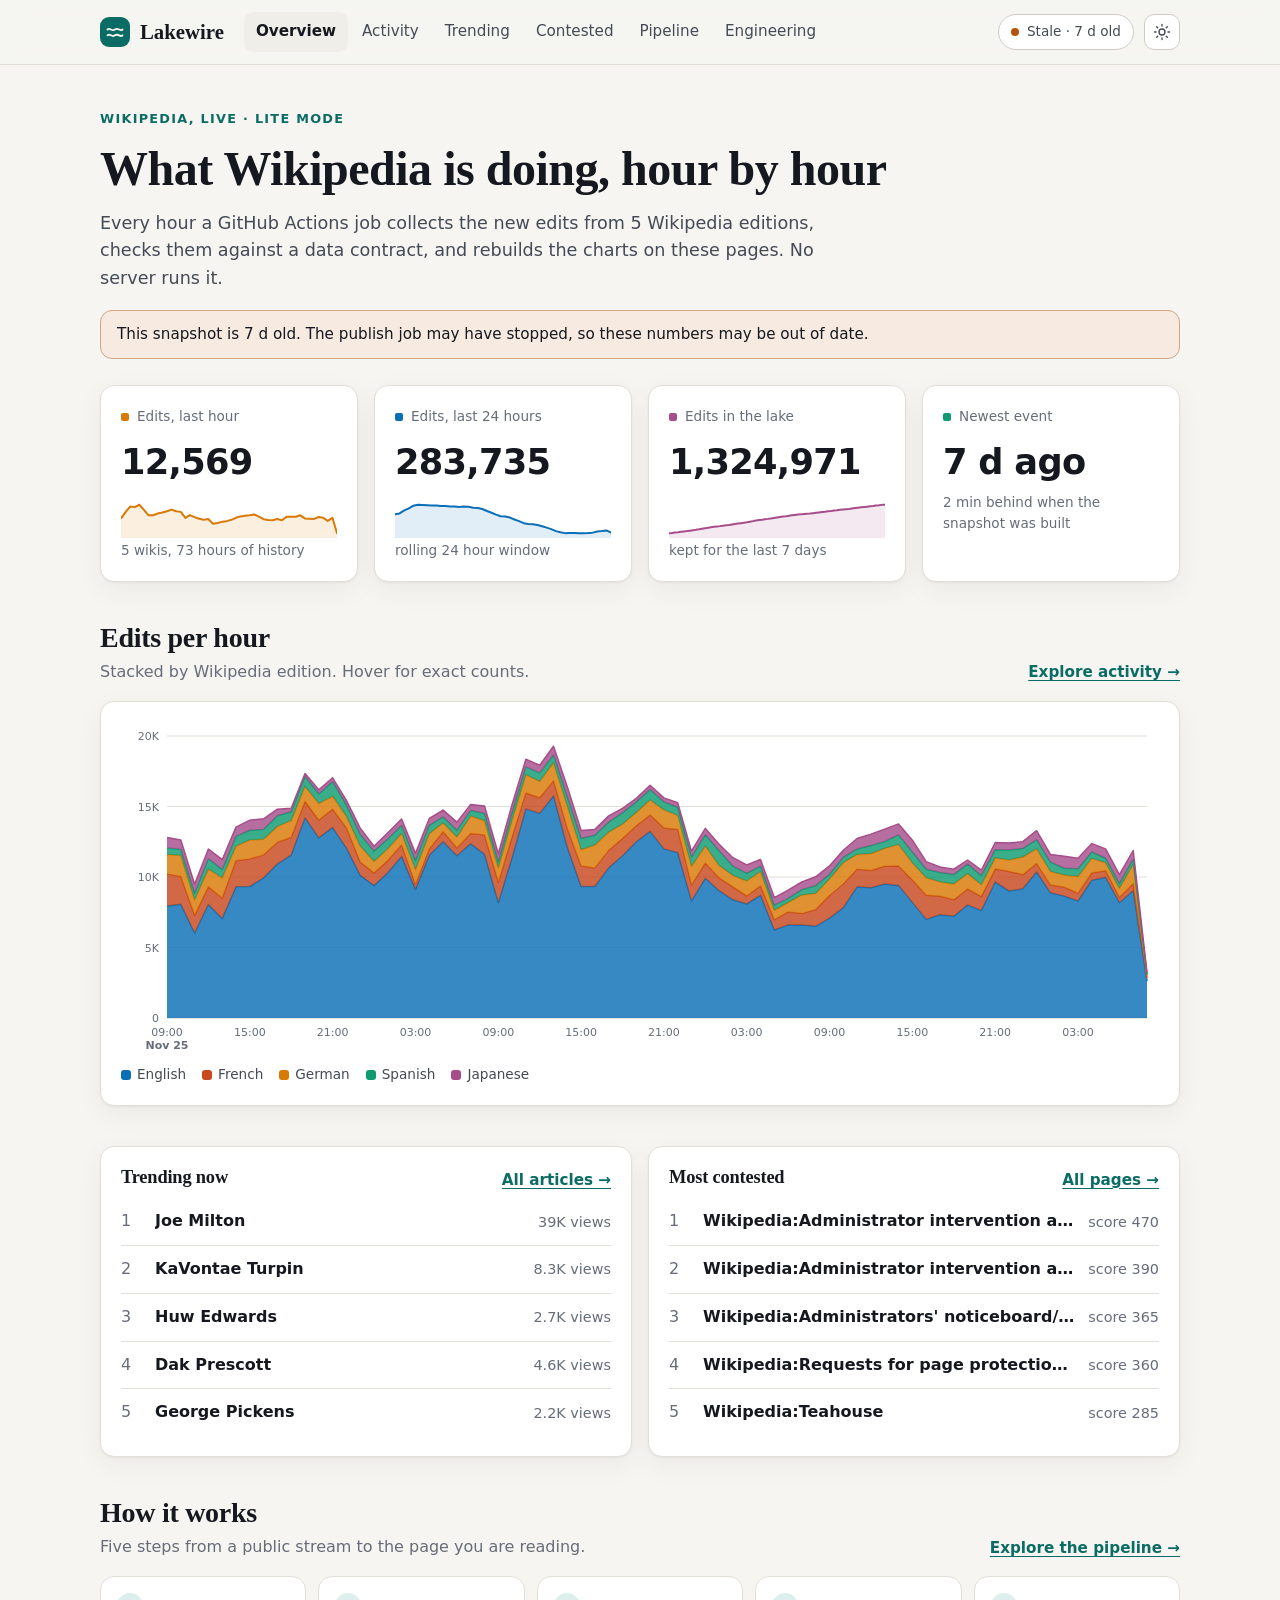
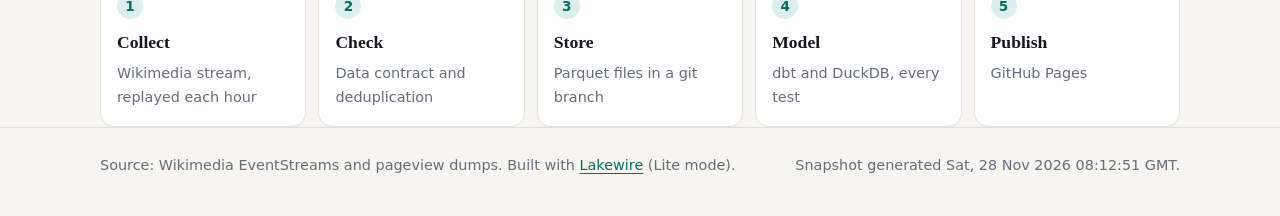
<file: index.html>
<!doctype html>
<html lang="en" data-theme="light">
<head>
<meta charset="utf-8">
<meta name="viewport" content="width=device-width, initial-scale=1">
<title>Overview · Lakewire</title>
<meta name="description" content="A live look at Wikipedia's edit stream, built as a lakehouse that runs without a server.">
<link rel="icon" href="data:image/svg+xml,%3Csvg xmlns='http://www.w3.org/2000/svg' viewBox='0 0 32 32'%3E%3Crect width='32' height='32' rx='8' fill='%230a6c64'/%3E%3Cpath d='M5 13c4-4 7 4 11 0s7 4 11 0M5 20c4-4 7 4 11 0s7 4 11 0' fill='none' stroke='white' stroke-width='2.4' stroke-linecap='round'/%3E%3C/svg%3E">
<script>try{var t=localStorage.getItem('lw-theme');document.documentElement.dataset.theme=t||(matchMedia('(prefers-color-scheme: dark)').matches?'dark':'light')}catch(e){document.documentElement.dataset.theme='light'}</script>
<link rel="stylesheet" href="assets/styles.css">
</head>
<body>
<a class="sr" href="#main">Skip to content</a>
<header class="top">
  <div class="wrap bar">
    <a class="brand" href="index.html"><span class="logo"><svg viewBox="0 0 24 24" aria-hidden="true"><path d="M3 9c3-3 5 3 9 0s6 3 9 0M3 16c3-3 5 3 9 0s6 3 9 0"/></svg></span>Lakewire</a>
    <nav class="nav" aria-label="Pages"><a href="index.html" aria-current="page">Overview</a><a href="activity.html">Activity</a><a href="trending.html">Trending</a><a href="contested.html">Contested</a><a href="pipeline.html">Pipeline</a><a href="engineering.html">Engineering</a></nav>
    <div class="actions">
      <span class="pill" id="status" data-s="load" role="status"><i class="dot"></i><span id="status-t">Loading</span></span>
      <button class="icon-btn" id="theme" type="button" aria-label="Switch between light and dark theme"><svg class="sun" viewBox="0 0 24 24" aria-hidden="true"><circle cx="12" cy="12" r="4"/><path d="M12 2v2M12 20v2M4.9 4.9l1.4 1.4M17.7 17.7l1.4 1.4M2 12h2M20 12h2M4.9 19.1l1.4-1.4M17.7 6.3l1.4-1.4"/></svg><svg class="moon" viewBox="0 0 24 24" aria-hidden="true"><path d="M20 14.5A8.5 8.5 0 0 1 9.5 4 8.5 8.5 0 1 0 20 14.5Z"/></svg></button>
    </div>
  </div>
</header>
<main id="main" class="wrap">
  <div class="page-head">
    <div class="eyebrow">Wikipedia, live · <span data-mode-label>Lite</span> mode</div>
    <h1>What Wikipedia is doing, hour by hour</h1>
    <p class="lede" id="hero-lede">Loading the latest snapshot.</p>
  <div class="notice demo" id="n-demo" role="note"><span><b>Demo data.</b> Nothing here is real. These numbers are simulated so you can look around before the first snapshot is published.</span></div>
  <div class="notice warn" id="n-stale" role="alert"><span id="n-stale-t"></span></div>
  </div>
  <div class="grid cols-4">
    <div class="card kpi"><div class="label"><i style="--c:var(--w2)"></i>Edits, last hour</div><div class="value" id="k-hour"><span class="skel"></span></div><div class="spark" id="sp-hour"></div><div class="foot" id="f-hour"></div></div>
    <div class="card kpi"><div class="label"><i style="--c:var(--w1)"></i>Edits, last 24 hours</div><div class="value" id="k-day"><span class="skel"></span></div><div class="spark" id="sp-day"></div><div class="foot" id="f-day"></div></div>
    <div class="card kpi"><div class="label"><i style="--c:var(--w5)"></i>Edits in the lake</div><div class="value" id="k-total"><span class="skel"></span></div><div class="spark" id="sp-total"></div><div class="foot" id="f-total"></div></div>
    <div class="card kpi"><div class="label"><i style="--c:var(--w3)"></i>Newest event</div><div class="value" id="k-latest"><span class="skel"></span></div><div class="foot" id="f-latest"></div></div>
  </div>

  <section class="section">
    <div class="section-head"><div><h2>Edits per hour</h2><p>Stacked by Wikipedia edition. Hover for exact counts.</p></div><a class="more" href="activity.html">Explore activity →</a></div>
    <div class="card reveal">
      <div class="chart" id="chart"></div>
      <div id="legend"></div>
      <div id="collecting"></div>
    </div>
  </section>

  <section class="section">
    <div class="grid cols-2">
      <div class="card reveal"><div class="section-head" style="margin-bottom:6px"><h3>Trending now</h3><a class="more" href="trending.html">All articles →</a></div><ul class="mini" id="mini-trend"></ul></div>
      <div class="card reveal"><div class="section-head" style="margin-bottom:6px"><h3>Most contested</h3><a class="more" href="contested.html">All pages →</a></div><ul class="mini" id="mini-conf"></ul></div>
    </div>
  </section>

  <section class="section">
    <div class="section-head"><div><h2>How it works</h2><p>Five steps from a public stream to the page you are reading.</p></div><a class="more" href="pipeline.html">Explore the pipeline →</a></div>
    <div class="steps reveal" id="steps"></div>
  </section>
</main>
<footer class="site-foot">
  <div class="wrap">
    <span>Source: Wikimedia EventStreams and pageview dumps. Built with <a id="repo-link" href="https://github.com/Mukesh7522/Lakewire">Lakewire</a> (<span data-mode-label>full stack</span> mode).</span>
    <span id="foot-gen"></span>
  </div>
</footer>
<script src="assets/site.js"></script>
<script src="assets/charts.js"></script>
<script src="assets/overview.js"></script>
</body>
</html>
</file>
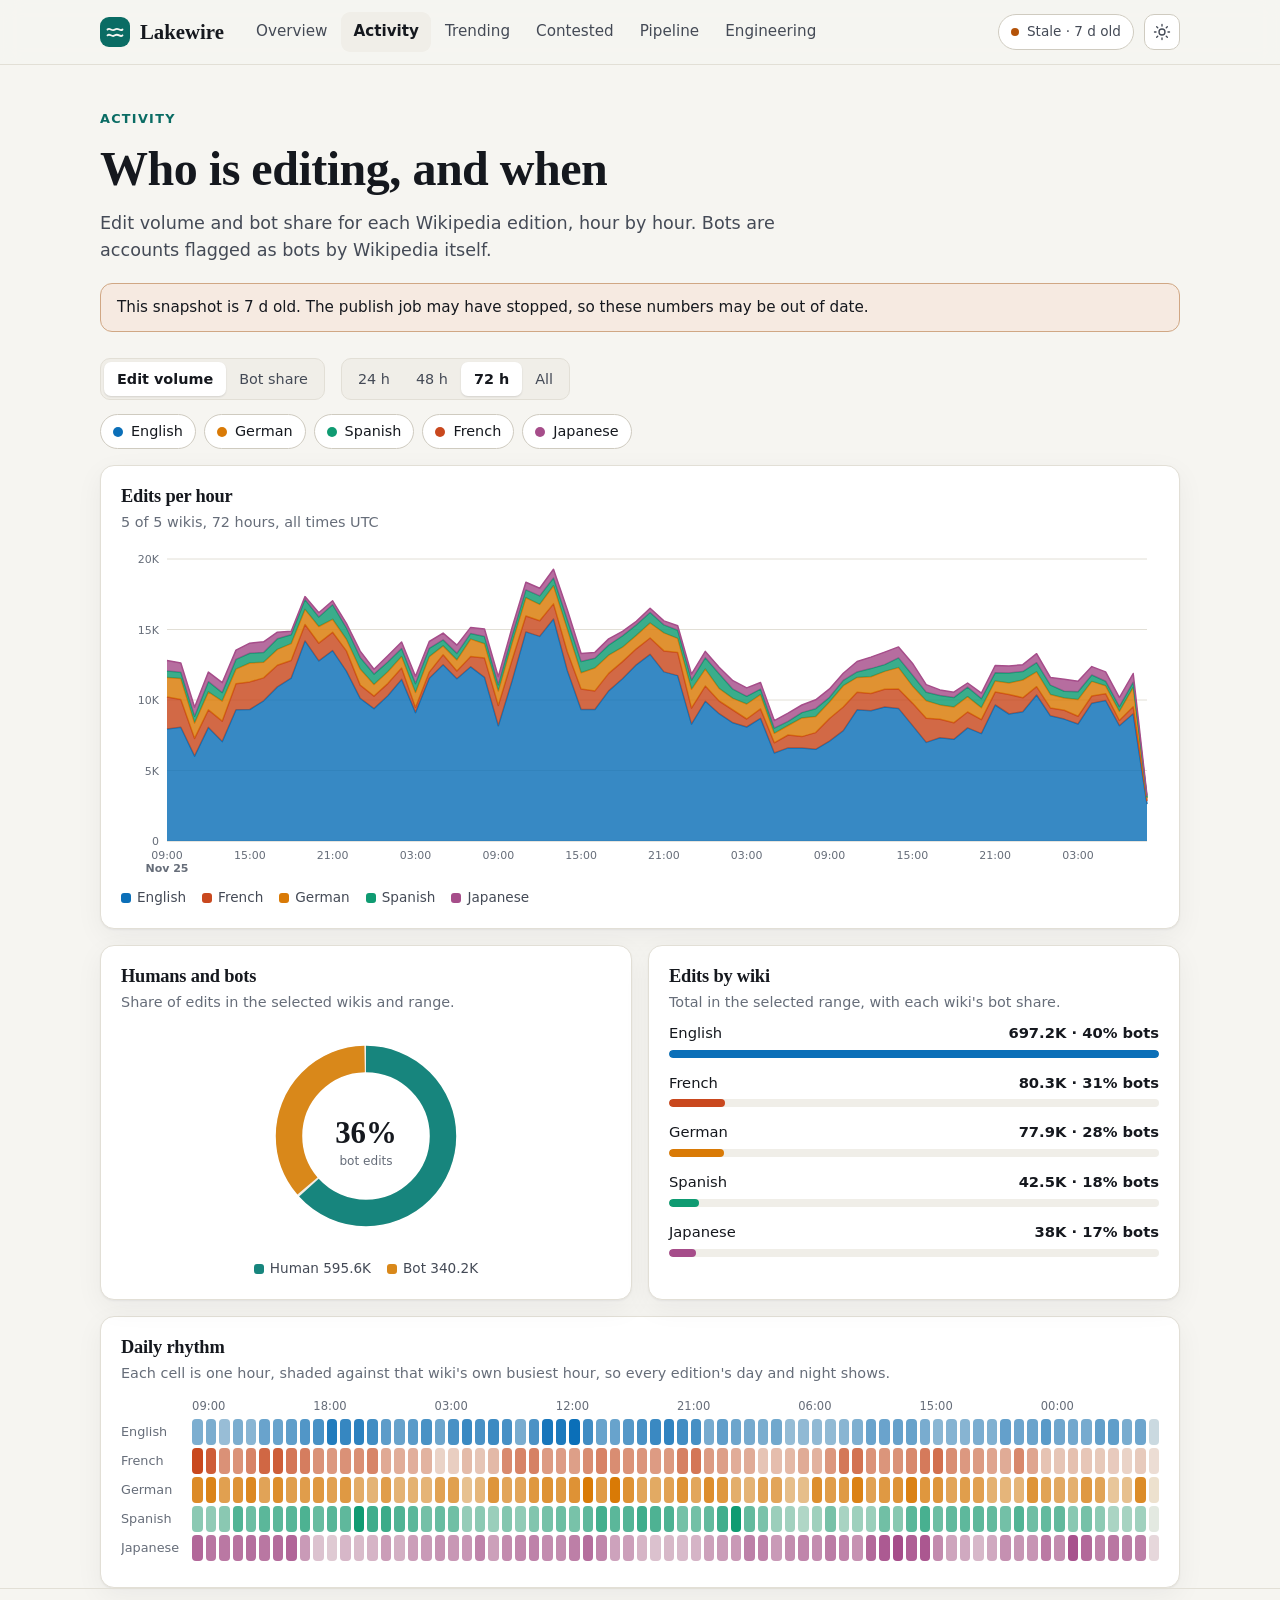
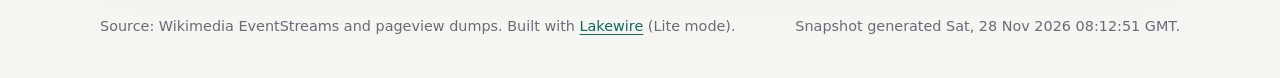
<file: activity.html>
<!doctype html>
<html lang="en" data-theme="light">
<head>
<meta charset="utf-8">
<meta name="viewport" content="width=device-width, initial-scale=1">
<title>Activity · Lakewire</title>
<meta name="description" content="Edit volume, bot share and daily rhythm across Wikipedia editions.">
<link rel="icon" href="data:image/svg+xml,%3Csvg xmlns='http://www.w3.org/2000/svg' viewBox='0 0 32 32'%3E%3Crect width='32' height='32' rx='8' fill='%230a6c64'/%3E%3Cpath d='M5 13c4-4 7 4 11 0s7 4 11 0M5 20c4-4 7 4 11 0s7 4 11 0' fill='none' stroke='white' stroke-width='2.4' stroke-linecap='round'/%3E%3C/svg%3E">
<script>try{var t=localStorage.getItem('lw-theme');document.documentElement.dataset.theme=t||(matchMedia('(prefers-color-scheme: dark)').matches?'dark':'light')}catch(e){document.documentElement.dataset.theme='light'}</script>
<link rel="stylesheet" href="assets/styles.css">
</head>
<body>
<a class="sr" href="#main">Skip to content</a>
<header class="top">
  <div class="wrap bar">
    <a class="brand" href="index.html"><span class="logo"><svg viewBox="0 0 24 24" aria-hidden="true"><path d="M3 9c3-3 5 3 9 0s6 3 9 0M3 16c3-3 5 3 9 0s6 3 9 0"/></svg></span>Lakewire</a>
    <nav class="nav" aria-label="Pages"><a href="index.html">Overview</a><a href="activity.html" aria-current="page">Activity</a><a href="trending.html">Trending</a><a href="contested.html">Contested</a><a href="pipeline.html">Pipeline</a><a href="engineering.html">Engineering</a></nav>
    <div class="actions">
      <span class="pill" id="status" data-s="load" role="status"><i class="dot"></i><span id="status-t">Loading</span></span>
      <button class="icon-btn" id="theme" type="button" aria-label="Switch between light and dark theme"><svg class="sun" viewBox="0 0 24 24" aria-hidden="true"><circle cx="12" cy="12" r="4"/><path d="M12 2v2M12 20v2M4.9 4.9l1.4 1.4M17.7 17.7l1.4 1.4M2 12h2M20 12h2M4.9 19.1l1.4-1.4M17.7 6.3l1.4-1.4"/></svg><svg class="moon" viewBox="0 0 24 24" aria-hidden="true"><path d="M20 14.5A8.5 8.5 0 0 1 9.5 4 8.5 8.5 0 1 0 20 14.5Z"/></svg></button>
    </div>
  </div>
</header>
<main id="main" class="wrap">
  <div class="page-head">
    <div class="eyebrow">Activity</div>
    <h1>Who is editing, and when</h1>
    <p class="lede">Edit volume and bot share for each Wikipedia edition, hour by hour. Bots are accounts flagged as bots by Wikipedia itself.</p>
  <div class="notice demo" id="n-demo" role="note"><span><b>Demo data.</b> Nothing here is real. These numbers are simulated so you can look around before the first snapshot is published.</span></div>
  <div class="notice warn" id="n-stale" role="alert"><span id="n-stale-t"></span></div>
  </div>
  <div class="controls">
    <div class="seg" id="seg-metric" role="group" aria-label="Metric"><button type="button" data-m="volume" aria-pressed="true">Edit volume</button><button type="button" data-m="share" aria-pressed="false">Bot share</button></div>
    <div class="seg" id="seg-range" role="group" aria-label="Time range"><button type="button" data-r="24" aria-pressed="false">24 h</button><button type="button" data-r="48" aria-pressed="false">48 h</button><button type="button" data-r="72" aria-pressed="true">72 h</button><button type="button" data-r="0" aria-pressed="false">All</button></div>
  </div>
  <div class="chips" id="chips" role="group" aria-label="Wikis to show" style="margin-bottom:16px"></div>

  <div class="card reveal">
    <h3 id="chart-title">Edits per hour</h3><p class="sub" id="chart-sub"></p>
    <div class="chart" id="chart" style="margin-top:12px"></div>
    <div id="legend"></div>
    <div id="collecting"></div>
  </div>

  <div class="grid cols-2" style="margin-top:16px">
    <div class="card reveal"><h3>Humans and bots</h3><p class="sub">Share of edits in the selected wikis and range.</p><div id="donut" style="margin-top:12px"></div><div class="legend center" id="split"></div></div>
    <div class="card reveal"><h3>Edits by wiki</h3><p class="sub">Total in the selected range, with each wiki's bot share.</p><div id="wikibars"></div></div>
  </div>

  <div class="card reveal" style="margin-top:16px">
    <h3>Daily rhythm</h3><p class="sub">Each cell is one hour, shaded against that wiki's own busiest hour, so every edition's day and night shows.</p>
    <div id="heat" style="margin-top:14px"></div>
  </div>
</main>
<footer class="site-foot">
  <div class="wrap">
    <span>Source: Wikimedia EventStreams and pageview dumps. Built with <a id="repo-link" href="https://github.com/Mukesh7522/Lakewire">Lakewire</a> (<span data-mode-label>full stack</span> mode).</span>
    <span id="foot-gen"></span>
  </div>
</footer>
<script src="assets/site.js"></script>
<script src="assets/charts.js"></script>
<script src="assets/activity.js"></script>
</body>
</html>
</file>
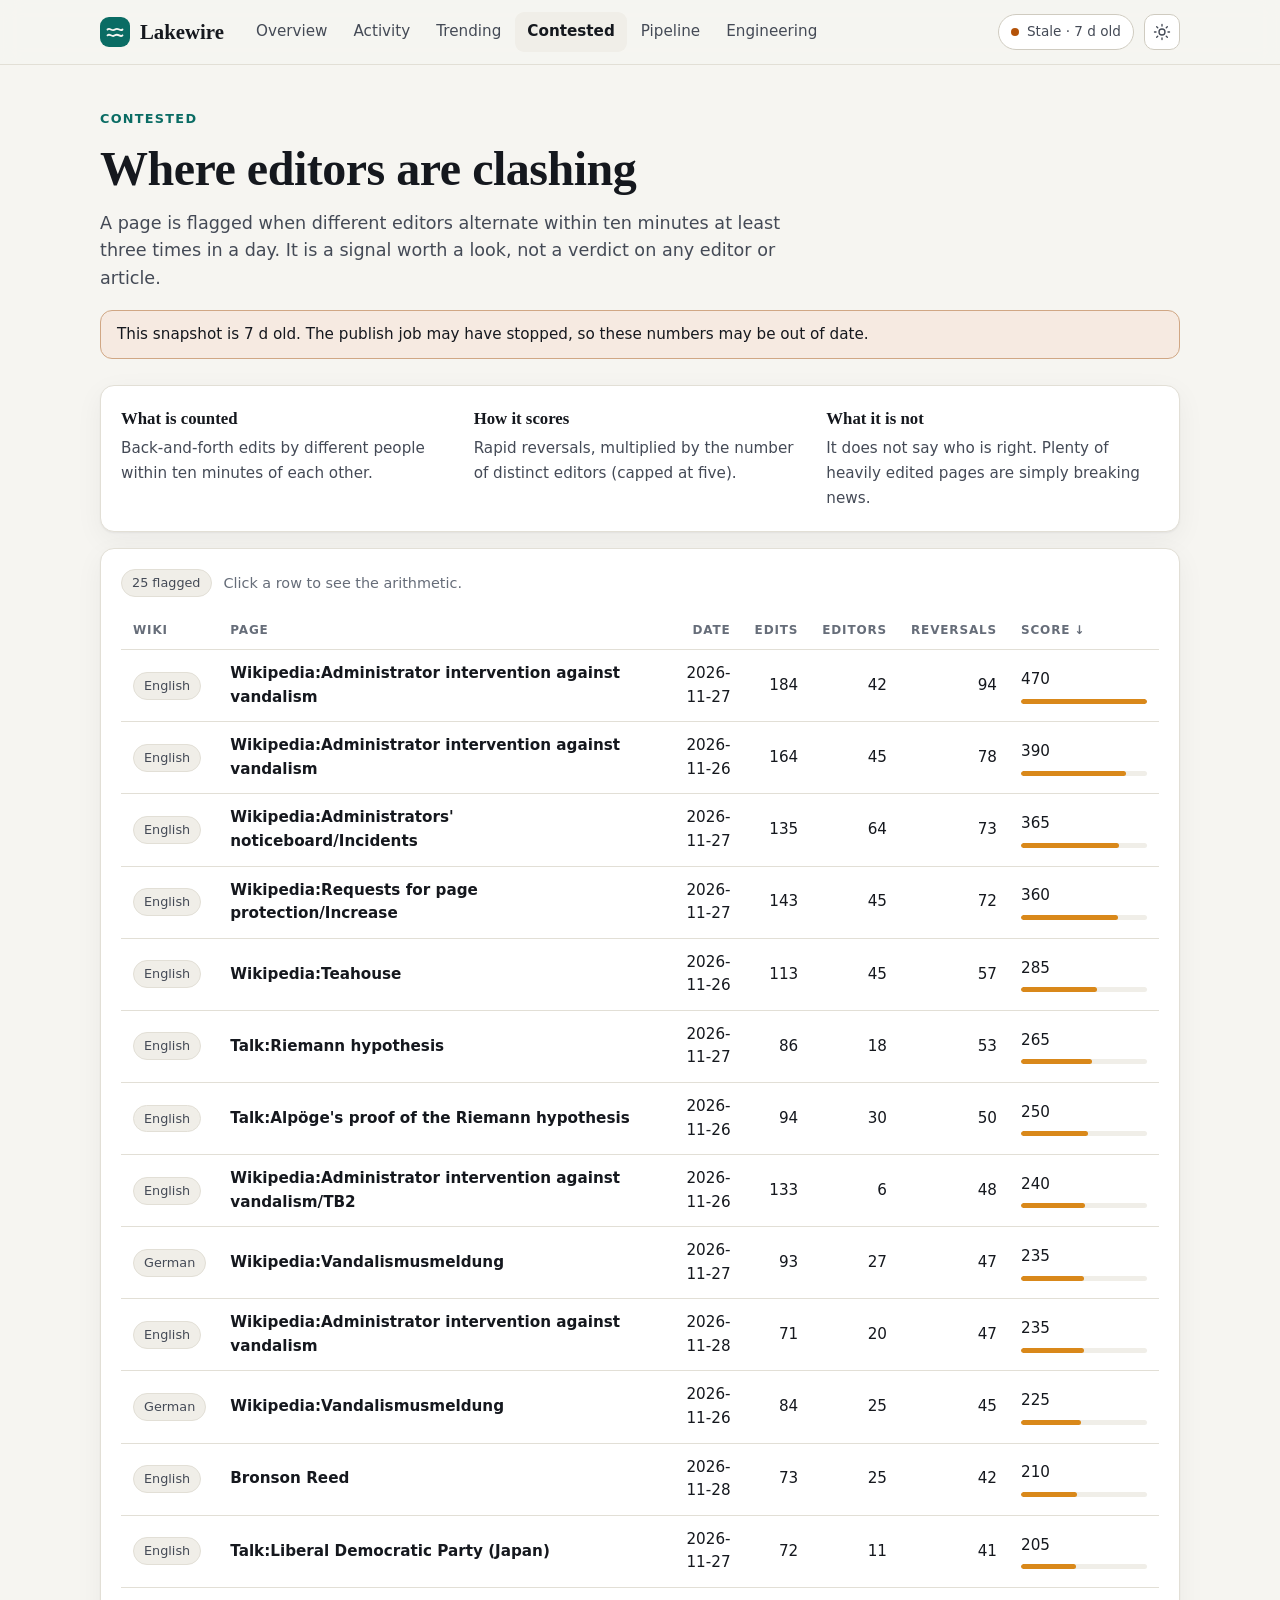
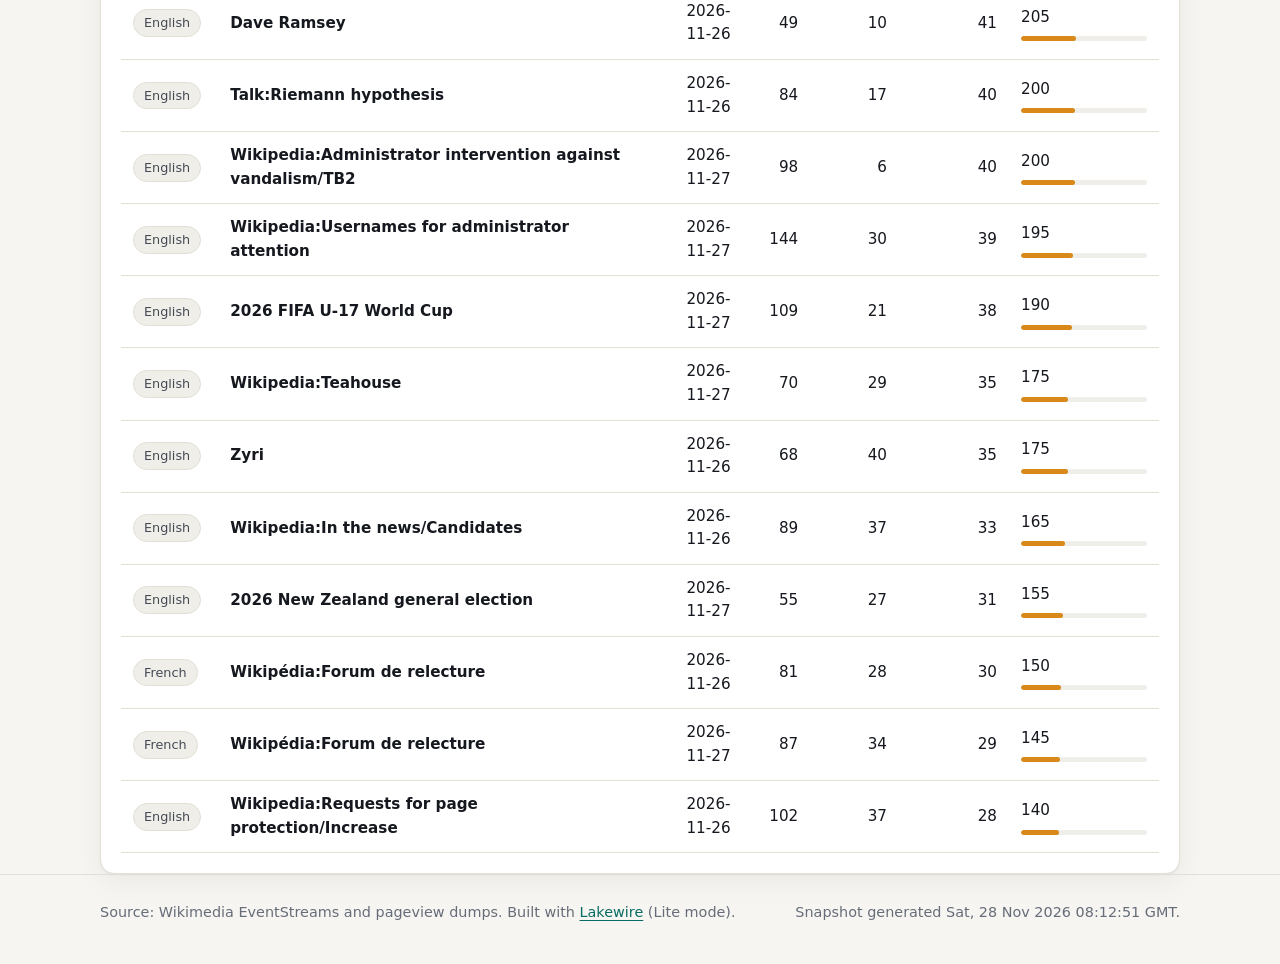
<file: contested.html>
<!doctype html>
<html lang="en" data-theme="light">
<head>
<meta charset="utf-8">
<meta name="viewport" content="width=device-width, initial-scale=1">
<title>Contested · Lakewire</title>
<meta name="description" content="Pages where Wikipedia editors keep reversing each other, as a heuristic signal.">
<link rel="icon" href="data:image/svg+xml,%3Csvg xmlns='http://www.w3.org/2000/svg' viewBox='0 0 32 32'%3E%3Crect width='32' height='32' rx='8' fill='%230a6c64'/%3E%3Cpath d='M5 13c4-4 7 4 11 0s7 4 11 0M5 20c4-4 7 4 11 0s7 4 11 0' fill='none' stroke='white' stroke-width='2.4' stroke-linecap='round'/%3E%3C/svg%3E">
<script>try{var t=localStorage.getItem('lw-theme');document.documentElement.dataset.theme=t||(matchMedia('(prefers-color-scheme: dark)').matches?'dark':'light')}catch(e){document.documentElement.dataset.theme='light'}</script>
<link rel="stylesheet" href="assets/styles.css">
</head>
<body>
<a class="sr" href="#main">Skip to content</a>
<header class="top">
  <div class="wrap bar">
    <a class="brand" href="index.html"><span class="logo"><svg viewBox="0 0 24 24" aria-hidden="true"><path d="M3 9c3-3 5 3 9 0s6 3 9 0M3 16c3-3 5 3 9 0s6 3 9 0"/></svg></span>Lakewire</a>
    <nav class="nav" aria-label="Pages"><a href="index.html">Overview</a><a href="activity.html">Activity</a><a href="trending.html">Trending</a><a href="contested.html" aria-current="page">Contested</a><a href="pipeline.html">Pipeline</a><a href="engineering.html">Engineering</a></nav>
    <div class="actions">
      <span class="pill" id="status" data-s="load" role="status"><i class="dot"></i><span id="status-t">Loading</span></span>
      <button class="icon-btn" id="theme" type="button" aria-label="Switch between light and dark theme"><svg class="sun" viewBox="0 0 24 24" aria-hidden="true"><circle cx="12" cy="12" r="4"/><path d="M12 2v2M12 20v2M4.9 4.9l1.4 1.4M17.7 17.7l1.4 1.4M2 12h2M20 12h2M4.9 19.1l1.4-1.4M17.7 6.3l1.4-1.4"/></svg><svg class="moon" viewBox="0 0 24 24" aria-hidden="true"><path d="M20 14.5A8.5 8.5 0 0 1 9.5 4 8.5 8.5 0 1 0 20 14.5Z"/></svg></button>
    </div>
  </div>
</header>
<main id="main" class="wrap">
  <div class="page-head">
    <div class="eyebrow">Contested</div>
    <h1>Where editors are clashing</h1>
    <p class="lede">A page is flagged when different editors alternate within ten minutes at least three times in a day. It is a signal worth a look, not a verdict on any editor or article.</p>
  <div class="notice demo" id="n-demo" role="note"><span><b>Demo data.</b> Nothing here is real. These numbers are simulated so you can look around before the first snapshot is published.</span></div>
  <div class="notice warn" id="n-stale" role="alert"><span id="n-stale-t"></span></div>
  </div>
  <div class="card reveal" style="margin-bottom:16px"><div class="facts">
    <div><b>What is counted</b><span>Back-and-forth edits by different people within ten minutes of each other.</span></div>
    <div><b>How it scores</b><span>Rapid reversals, multiplied by the number of distinct editors (capped at five).</span></div>
    <div><b>What it is not</b><span>It does not say who is right. Plenty of heavily edited pages are simply breaking news.</span></div>
  </div></div>
  <div class="card reveal">
    <div class="tools"><span class="tag" id="conf-count"></span><span class="muted" style="font-size:.9rem">Click a row to see the arithmetic.</span></div>
    <div class="table-wrap"><table class="tbl" id="conf"><thead><tr>
      <th scope="col" data-k="wiki">Wiki</th>
      <th scope="col" data-k="title">Page</th>
      <th class="r" scope="col" data-k="event_date">Date</th>
      <th class="r" scope="col" data-k="edits">Edits</th>
      <th class="r" scope="col" data-k="distinct_editors">Editors</th>
      <th class="r" scope="col" data-k="rapid_alternations">Reversals</th>
      <th scope="col" data-k="conflict_score" style="min-width:150px">Score</th>
    </tr></thead><tbody></tbody></table></div>
  </div>
</main>
<footer class="site-foot">
  <div class="wrap">
    <span>Source: Wikimedia EventStreams and pageview dumps. Built with <a id="repo-link" href="https://github.com/Mukesh7522/Lakewire">Lakewire</a> (<span data-mode-label>full stack</span> mode).</span>
    <span id="foot-gen"></span>
  </div>
</footer>
<script src="assets/site.js"></script>
<script src="assets/contested.js"></script>
</body>
</html>
</file>
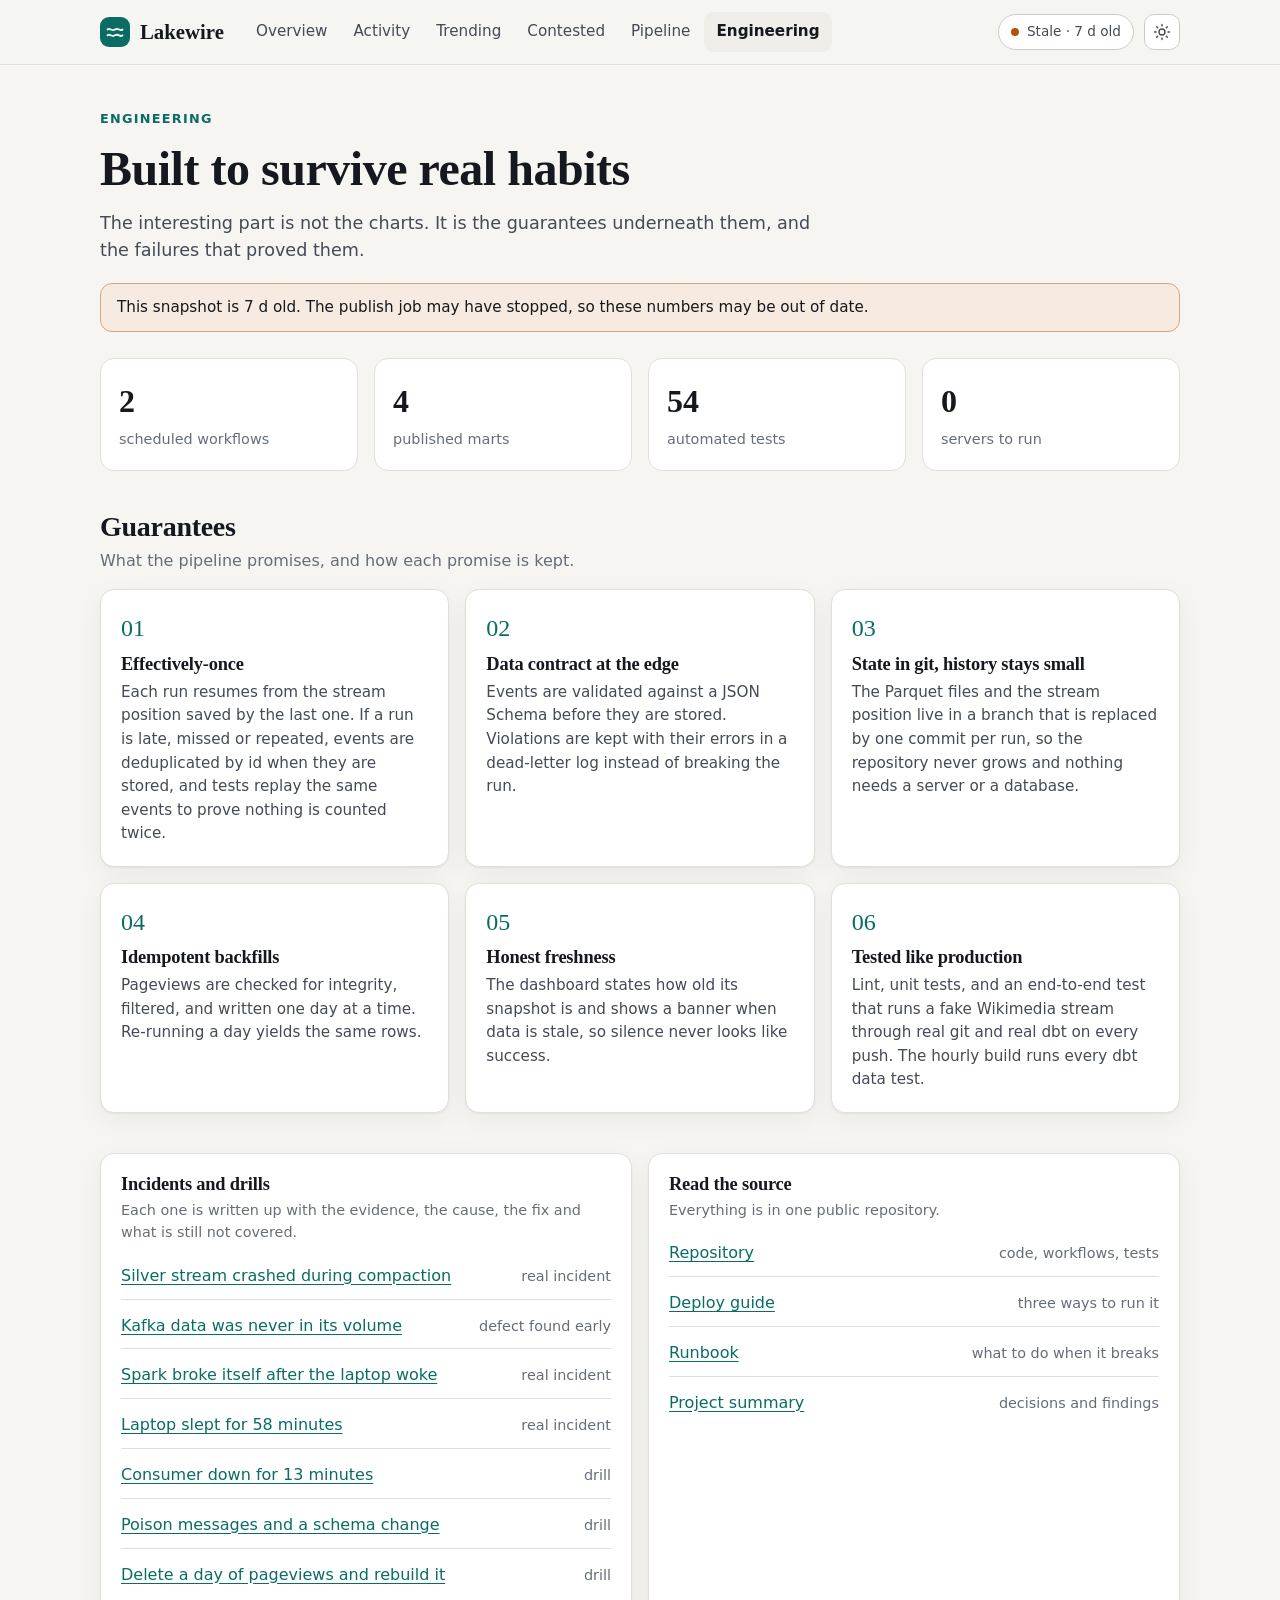
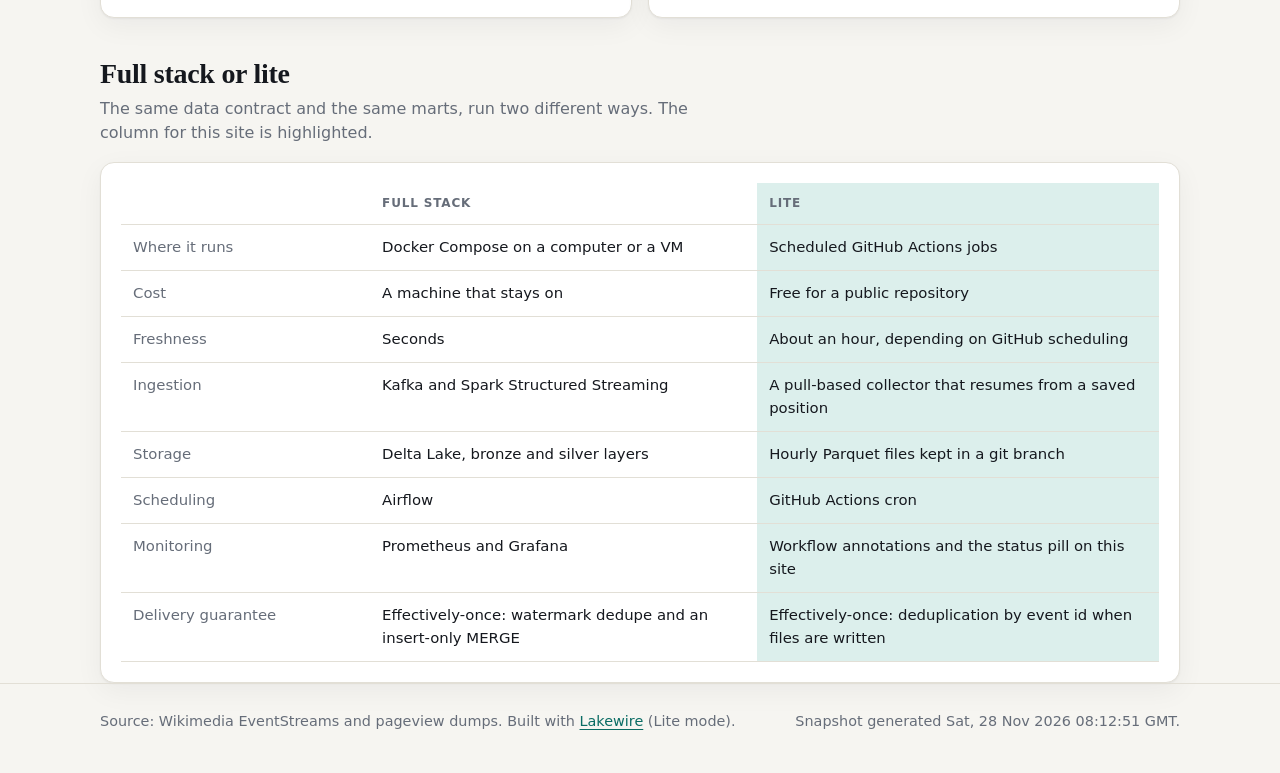
<file: engineering.html>
<!doctype html>
<html lang="en" data-theme="light">
<head>
<meta charset="utf-8">
<meta name="viewport" content="width=device-width, initial-scale=1">
<title>Engineering · Lakewire</title>
<meta name="description" content="The guarantees, tests and recorded incidents behind Lakewire.">
<link rel="icon" href="data:image/svg+xml,%3Csvg xmlns='http://www.w3.org/2000/svg' viewBox='0 0 32 32'%3E%3Crect width='32' height='32' rx='8' fill='%230a6c64'/%3E%3Cpath d='M5 13c4-4 7 4 11 0s7 4 11 0M5 20c4-4 7 4 11 0s7 4 11 0' fill='none' stroke='white' stroke-width='2.4' stroke-linecap='round'/%3E%3C/svg%3E">
<script>try{var t=localStorage.getItem('lw-theme');document.documentElement.dataset.theme=t||(matchMedia('(prefers-color-scheme: dark)').matches?'dark':'light')}catch(e){document.documentElement.dataset.theme='light'}</script>
<link rel="stylesheet" href="assets/styles.css">
</head>
<body>
<a class="sr" href="#main">Skip to content</a>
<header class="top">
  <div class="wrap bar">
    <a class="brand" href="index.html"><span class="logo"><svg viewBox="0 0 24 24" aria-hidden="true"><path d="M3 9c3-3 5 3 9 0s6 3 9 0M3 16c3-3 5 3 9 0s6 3 9 0"/></svg></span>Lakewire</a>
    <nav class="nav" aria-label="Pages"><a href="index.html">Overview</a><a href="activity.html">Activity</a><a href="trending.html">Trending</a><a href="contested.html">Contested</a><a href="pipeline.html">Pipeline</a><a href="engineering.html" aria-current="page">Engineering</a></nav>
    <div class="actions">
      <span class="pill" id="status" data-s="load" role="status"><i class="dot"></i><span id="status-t">Loading</span></span>
      <button class="icon-btn" id="theme" type="button" aria-label="Switch between light and dark theme"><svg class="sun" viewBox="0 0 24 24" aria-hidden="true"><circle cx="12" cy="12" r="4"/><path d="M12 2v2M12 20v2M4.9 4.9l1.4 1.4M17.7 17.7l1.4 1.4M2 12h2M20 12h2M4.9 19.1l1.4-1.4M17.7 6.3l1.4-1.4"/></svg><svg class="moon" viewBox="0 0 24 24" aria-hidden="true"><path d="M20 14.5A8.5 8.5 0 0 1 9.5 4 8.5 8.5 0 1 0 20 14.5Z"/></svg></button>
    </div>
  </div>
</header>
<main id="main" class="wrap">
  <div class="page-head">
    <div class="eyebrow">Engineering</div>
    <h1>Built to survive real habits</h1>
    <p class="lede">The interesting part is not the charts. It is the guarantees underneath them, and the failures that proved them.</p>
  <div class="notice demo" id="n-demo" role="note"><span><b>Demo data.</b> Nothing here is real. These numbers are simulated so you can look around before the first snapshot is published.</span></div>
  <div class="notice warn" id="n-stale" role="alert"><span id="n-stale-t"></span></div>
  </div>
  <div class="stats reveal" id="stats"></div>

  <section class="section">
    <div class="section-head"><div><h2>Guarantees</h2><p>What the pipeline promises, and how each promise is kept.</p></div></div>
    <div class="grid cols-3" id="hl"></div>
  </section>

  <section class="section">
    <div class="grid cols-2">
      <div class="card reveal"><h3>Incidents and drills</h3><p class="sub" style="margin-bottom:10px">Each one is written up with the evidence, the cause, the fix and what is still not covered.</p><ul class="links" id="incidents"></ul></div>
      <div class="card reveal"><h3>Read the source</h3><p class="sub" style="margin-bottom:10px">Everything is in one public repository.</p><ul class="links">
        <li><a href="https://github.com/Mukesh7522/Lakewire" target="_blank" rel="noopener noreferrer">Repository</a><span class="what">code, workflows, tests</span></li>
        <li><a href="https://github.com/Mukesh7522/Lakewire/blob/main/docs/DEPLOY.md" target="_blank" rel="noopener noreferrer">Deploy guide</a><span class="what">three ways to run it</span></li>
        <li><a href="https://github.com/Mukesh7522/Lakewire/blob/main/docs/RUNBOOK.md" target="_blank" rel="noopener noreferrer">Runbook</a><span class="what">what to do when it breaks</span></li>
        <li><a href="https://github.com/Mukesh7522/Lakewire/blob/main/docs/SUMMARY.md" target="_blank" rel="noopener noreferrer">Project summary</a><span class="what">decisions and findings</span></li>
      </ul></div>
    </div>
  </section>

  <section class="section">
    <div class="section-head"><div><h2>Full stack or lite</h2><p>The same data contract and the same marts, run two different ways. The column for this site is highlighted.</p></div></div>
    <div class="card reveal"><div class="table-wrap"><table class="cmp"><thead><tr><th></th><th id="cmp-full">Full stack</th><th id="cmp-lite">Lite</th></tr></thead><tbody id="cmp-body"></tbody></table></div></div>
  </section>
</main>
<footer class="site-foot">
  <div class="wrap">
    <span>Source: Wikimedia EventStreams and pageview dumps. Built with <a id="repo-link" href="https://github.com/Mukesh7522/Lakewire">Lakewire</a> (<span data-mode-label>full stack</span> mode).</span>
    <span id="foot-gen"></span>
  </div>
</footer>
<script src="assets/site.js"></script>
<script src="assets/pipeline-data.js"></script>
<script src="assets/engineering.js"></script>
</body>
</html>
</file>
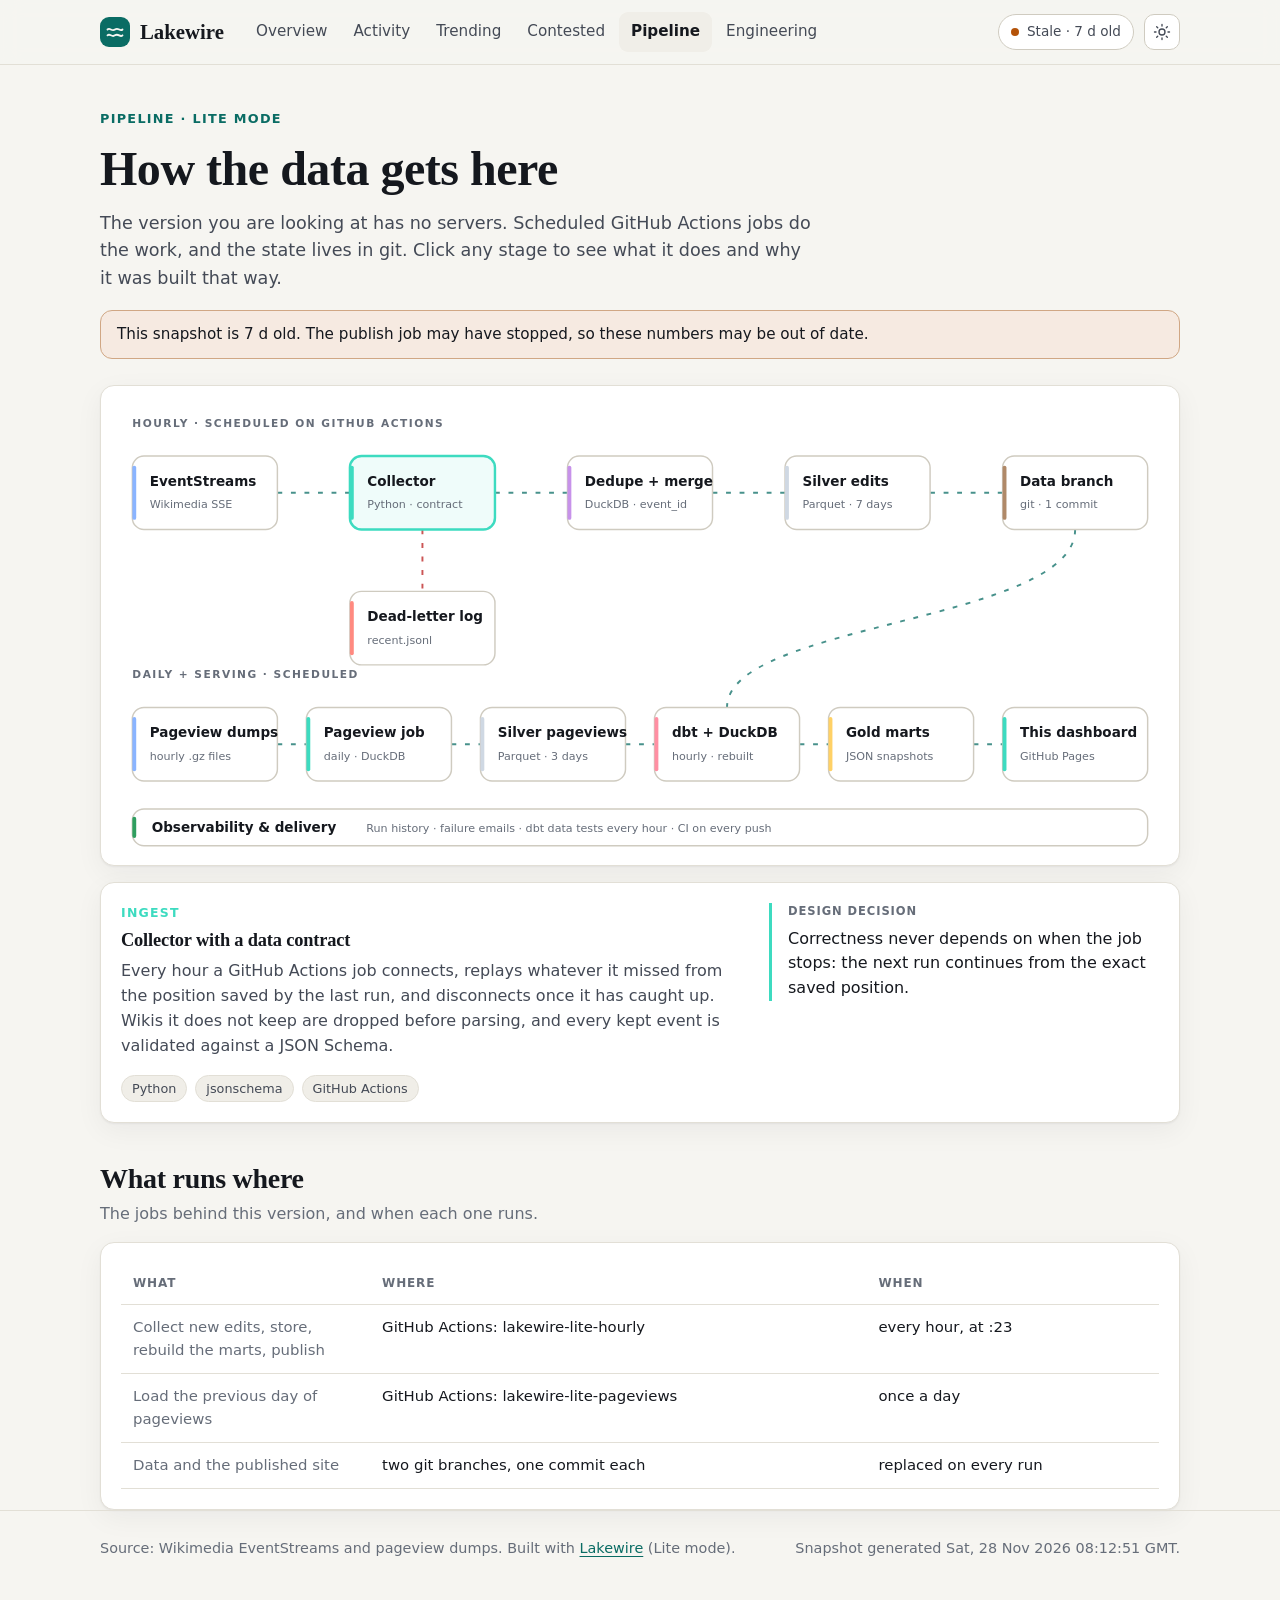
<file: pipeline.html>
<!doctype html>
<html lang="en" data-theme="light">
<head>
<meta charset="utf-8">
<meta name="viewport" content="width=device-width, initial-scale=1">
<title>Pipeline · Lakewire</title>
<meta name="description" content="An interactive map of how Lakewire turns the Wikipedia edit stream into this dashboard.">
<link rel="icon" href="data:image/svg+xml,%3Csvg xmlns='http://www.w3.org/2000/svg' viewBox='0 0 32 32'%3E%3Crect width='32' height='32' rx='8' fill='%230a6c64'/%3E%3Cpath d='M5 13c4-4 7 4 11 0s7 4 11 0M5 20c4-4 7 4 11 0s7 4 11 0' fill='none' stroke='white' stroke-width='2.4' stroke-linecap='round'/%3E%3C/svg%3E">
<script>try{var t=localStorage.getItem('lw-theme');document.documentElement.dataset.theme=t||(matchMedia('(prefers-color-scheme: dark)').matches?'dark':'light')}catch(e){document.documentElement.dataset.theme='light'}</script>
<link rel="stylesheet" href="assets/styles.css">
</head>
<body>
<a class="sr" href="#main">Skip to content</a>
<header class="top">
  <div class="wrap bar">
    <a class="brand" href="index.html"><span class="logo"><svg viewBox="0 0 24 24" aria-hidden="true"><path d="M3 9c3-3 5 3 9 0s6 3 9 0M3 16c3-3 5 3 9 0s6 3 9 0"/></svg></span>Lakewire</a>
    <nav class="nav" aria-label="Pages"><a href="index.html">Overview</a><a href="activity.html">Activity</a><a href="trending.html">Trending</a><a href="contested.html">Contested</a><a href="pipeline.html" aria-current="page">Pipeline</a><a href="engineering.html">Engineering</a></nav>
    <div class="actions">
      <span class="pill" id="status" data-s="load" role="status"><i class="dot"></i><span id="status-t">Loading</span></span>
      <button class="icon-btn" id="theme" type="button" aria-label="Switch between light and dark theme"><svg class="sun" viewBox="0 0 24 24" aria-hidden="true"><circle cx="12" cy="12" r="4"/><path d="M12 2v2M12 20v2M4.9 4.9l1.4 1.4M17.7 17.7l1.4 1.4M2 12h2M20 12h2M4.9 19.1l1.4-1.4M17.7 6.3l1.4-1.4"/></svg><svg class="moon" viewBox="0 0 24 24" aria-hidden="true"><path d="M20 14.5A8.5 8.5 0 0 1 9.5 4 8.5 8.5 0 1 0 20 14.5Z"/></svg></button>
    </div>
  </div>
</header>
<main id="main" class="wrap">
  <div class="page-head">
    <div class="eyebrow">Pipeline · <span data-mode-label>Lite</span> mode</div>
    <h1>How the data gets here</h1>
    <p class="lede" id="pipe-lede"></p>
  <div class="notice demo" id="n-demo" role="note"><span><b>Demo data.</b> Nothing here is real. These numbers are simulated so you can look around before the first snapshot is published.</span></div>
  <div class="notice warn" id="n-stale" role="alert"><span id="n-stale-t"></span></div>
  </div>
  <div class="card pipe reveal"><svg id="pipesvg" viewBox="0 0 1090 470" role="group" aria-label="Pipeline architecture diagram"></svg></div>
  <div class="card detail-card" id="pd"></div>

  <section class="section">
    <div class="section-head"><div><h2>What runs where</h2><p>The jobs behind this version, and when each one runs.</p></div></div>
    <div class="card reveal"><div class="table-wrap"><table class="cmp"><thead><tr><th>What</th><th>Where</th><th>When</th></tr></thead><tbody id="runs"></tbody></table></div></div>
  </section>
</main>
<footer class="site-foot">
  <div class="wrap">
    <span>Source: Wikimedia EventStreams and pageview dumps. Built with <a id="repo-link" href="https://github.com/Mukesh7522/Lakewire">Lakewire</a> (<span data-mode-label>full stack</span> mode).</span>
    <span id="foot-gen"></span>
  </div>
</footer>
<script src="assets/site.js"></script>
<script src="assets/pipeline-data.js"></script>
<script src="assets/pipeline.js"></script>
</body>
</html>
</file>
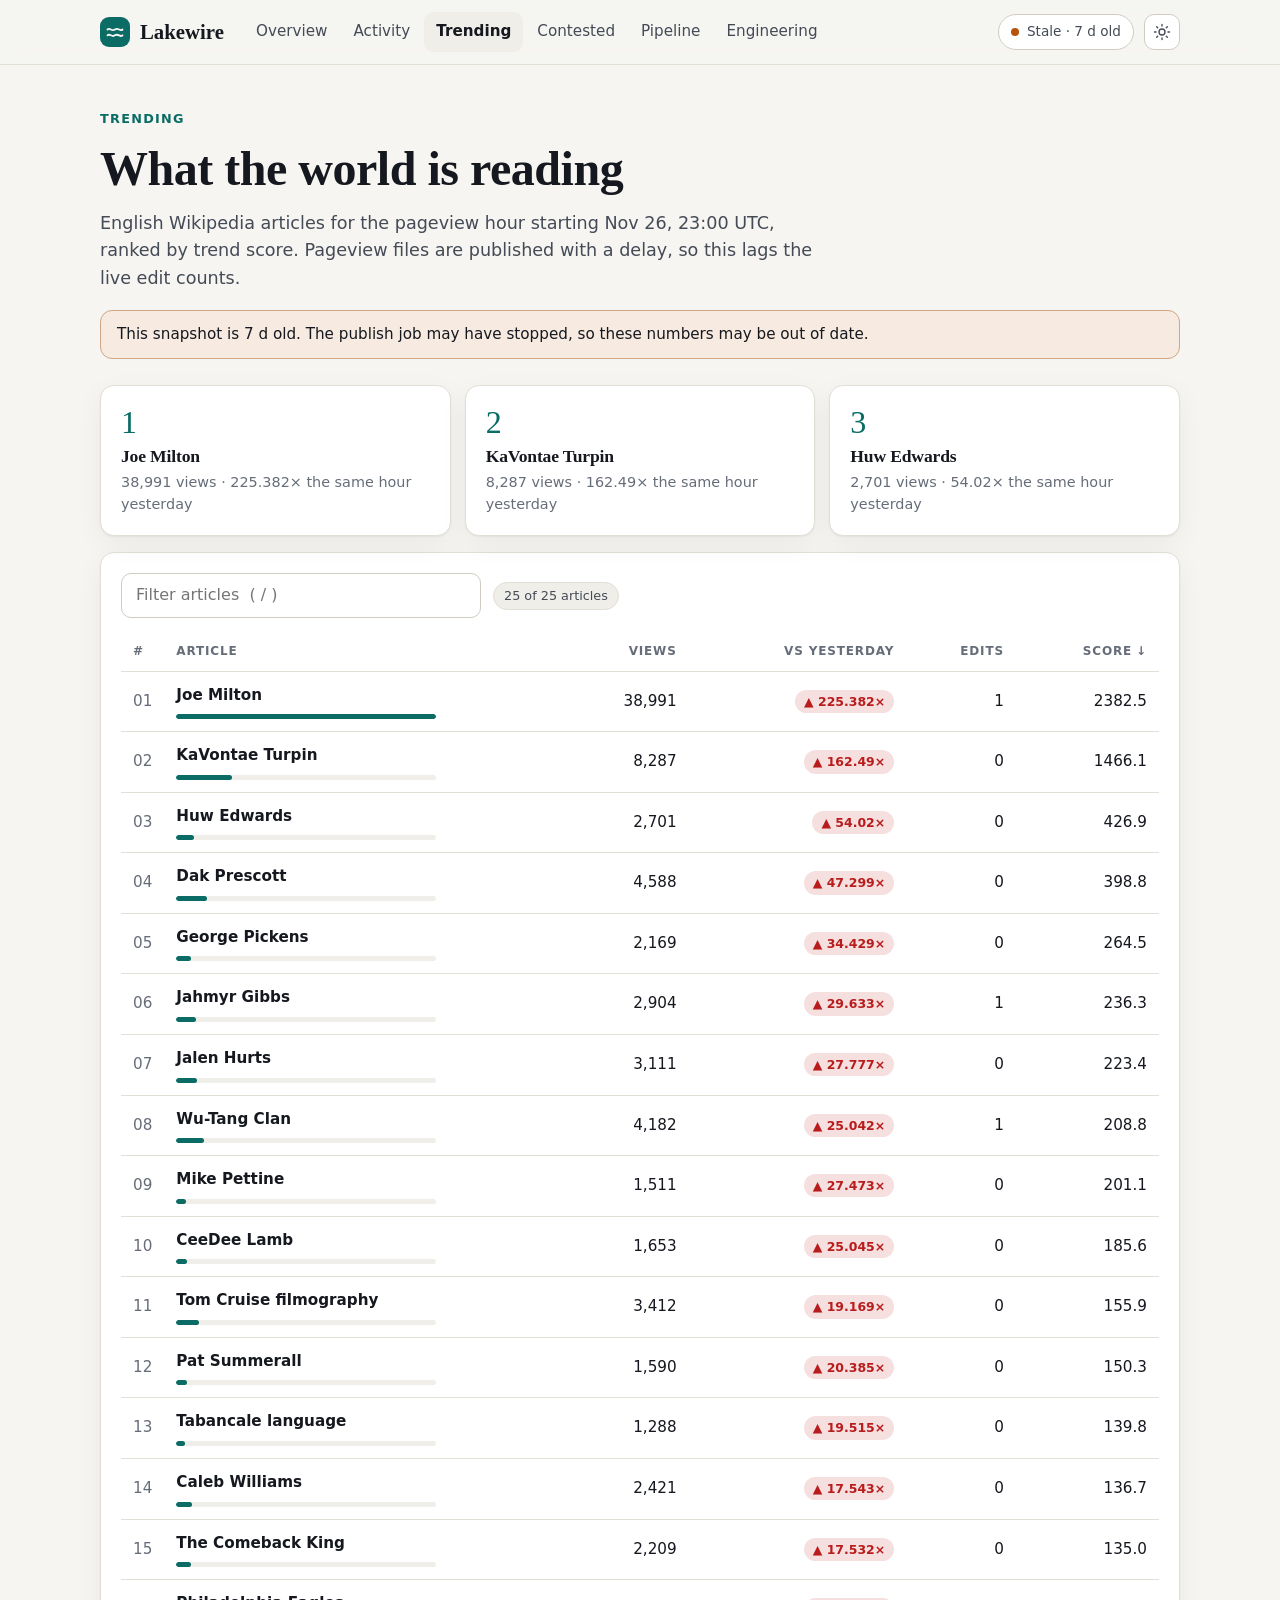
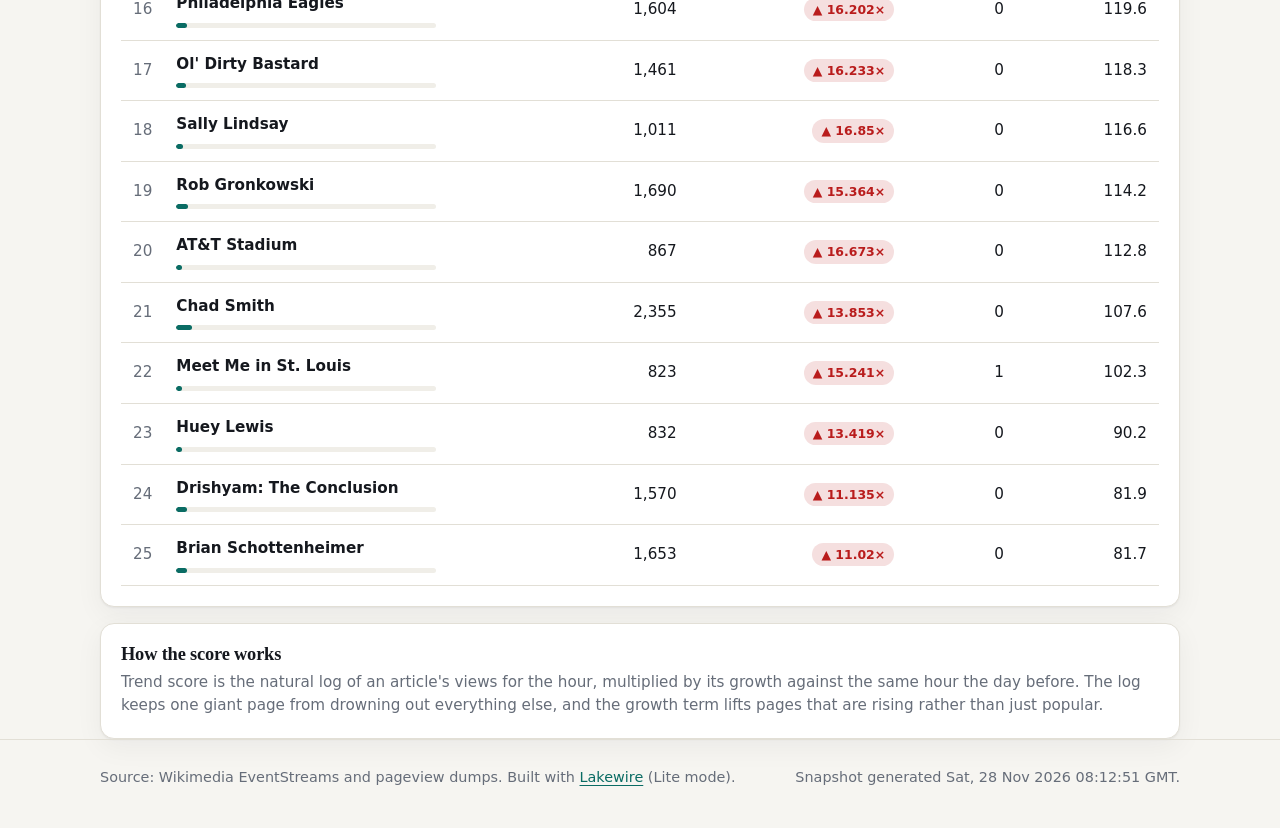
<file: trending.html>
<!doctype html>
<html lang="en" data-theme="light">
<head>
<meta charset="utf-8">
<meta name="viewport" content="width=device-width, initial-scale=1">
<title>Trending · Lakewire</title>
<meta name="description" content="The English Wikipedia articles people are reading right now, ranked by trend score.">
<link rel="icon" href="data:image/svg+xml,%3Csvg xmlns='http://www.w3.org/2000/svg' viewBox='0 0 32 32'%3E%3Crect width='32' height='32' rx='8' fill='%230a6c64'/%3E%3Cpath d='M5 13c4-4 7 4 11 0s7 4 11 0M5 20c4-4 7 4 11 0s7 4 11 0' fill='none' stroke='white' stroke-width='2.4' stroke-linecap='round'/%3E%3C/svg%3E">
<script>try{var t=localStorage.getItem('lw-theme');document.documentElement.dataset.theme=t||(matchMedia('(prefers-color-scheme: dark)').matches?'dark':'light')}catch(e){document.documentElement.dataset.theme='light'}</script>
<link rel="stylesheet" href="assets/styles.css">
</head>
<body>
<a class="sr" href="#main">Skip to content</a>
<header class="top">
  <div class="wrap bar">
    <a class="brand" href="index.html"><span class="logo"><svg viewBox="0 0 24 24" aria-hidden="true"><path d="M3 9c3-3 5 3 9 0s6 3 9 0M3 16c3-3 5 3 9 0s6 3 9 0"/></svg></span>Lakewire</a>
    <nav class="nav" aria-label="Pages"><a href="index.html">Overview</a><a href="activity.html">Activity</a><a href="trending.html" aria-current="page">Trending</a><a href="contested.html">Contested</a><a href="pipeline.html">Pipeline</a><a href="engineering.html">Engineering</a></nav>
    <div class="actions">
      <span class="pill" id="status" data-s="load" role="status"><i class="dot"></i><span id="status-t">Loading</span></span>
      <button class="icon-btn" id="theme" type="button" aria-label="Switch between light and dark theme"><svg class="sun" viewBox="0 0 24 24" aria-hidden="true"><circle cx="12" cy="12" r="4"/><path d="M12 2v2M12 20v2M4.9 4.9l1.4 1.4M17.7 17.7l1.4 1.4M2 12h2M20 12h2M4.9 19.1l1.4-1.4M17.7 6.3l1.4-1.4"/></svg><svg class="moon" viewBox="0 0 24 24" aria-hidden="true"><path d="M20 14.5A8.5 8.5 0 0 1 9.5 4 8.5 8.5 0 1 0 20 14.5Z"/></svg></button>
    </div>
  </div>
</header>
<main id="main" class="wrap">
  <div class="page-head">
    <div class="eyebrow">Trending</div>
    <h1>What the world is reading</h1>
    <p class="lede" id="trend-lede">English Wikipedia articles ranked by trend score.</p>
  <div class="notice demo" id="n-demo" role="note"><span><b>Demo data.</b> Nothing here is real. These numbers are simulated so you can look around before the first snapshot is published.</span></div>
  <div class="notice warn" id="n-stale" role="alert"><span id="n-stale-t"></span></div>
  </div>
  <div class="card reveal" id="empty" hidden><div class="empty"><b>No pageview data yet</b><span id="empty-body"></span></div></div>
  <div class="podium" id="podium"></div>
  <div class="card reveal" id="trend-card">
    <div class="tools">
      <input class="search" id="q" type="search" placeholder="Filter articles  ( / )" autocomplete="off" aria-label="Filter articles">
      <span class="tag" id="trend-count"></span>
    </div>
    <div class="table-wrap"><table class="tbl" id="trend"><thead><tr>
      <th class="rk" scope="col">#</th>
      <th scope="col" data-k="page_title">Article</th>
      <th class="r" scope="col" data-k="views">Views</th>
      <th class="r" scope="col" data-k="growth_vs_prev_day">vs yesterday</th>
      <th class="r" scope="col" data-k="edits_1h">Edits</th>
      <th class="r" scope="col" data-k="trend_score">Score</th>
    </tr></thead><tbody></tbody></table></div>
  </div>
  <div class="card reveal" style="margin-top:16px"><h3>How the score works</h3><p class="sub" style="margin-top:6px;font-size:.95rem">Trend score is the natural log of an article's views for the hour, multiplied by its growth against the same hour the day before. The log keeps one giant page from drowning out everything else, and the growth term lifts pages that are rising rather than just popular.</p></div>
</main>
<footer class="site-foot">
  <div class="wrap">
    <span>Source: Wikimedia EventStreams and pageview dumps. Built with <a id="repo-link" href="https://github.com/Mukesh7522/Lakewire">Lakewire</a> (<span data-mode-label>full stack</span> mode).</span>
    <span id="foot-gen"></span>
  </div>
</footer>
<script src="assets/site.js"></script>
<script src="assets/trending.js"></script>
</body>
</html>
</file>
<file: assets/styles.css>
/* Lakewire dashboard: one stylesheet for every page. Light and dark themes share the same tokens. */
:root {
  color-scheme: light;
  --bg: #f6f5f1;
  --surface: #ffffff;
  --surface-2: #f0eee8;
  --ink: #15181e;
  --ink-2: #444a56;
  --ink-3: #666d79;
  --line: #e2dfd6;
  --line-2: #cfcbc0;
  --accent: #0a6c64;
  --accent-soft: #dcefec;
  --human: #17857d;
  --bot: #d9881a;
  --good: #15803d;
  --warn: #b45309;
  --bad: #b91c1c;
  --w1: #0b6fb8; --w2: #d97a06; --w3: #0f9b72; --w4: #c9481e; --w5: #a64d8a; --w6: #3b8fcf; --w7: #8a7a1a;
  --shadow: 0 1px 2px rgba(20, 24, 30, .05), 0 8px 28px rgba(20, 24, 30, .05);
  --radius: 14px;
  --font-ui: ui-sans-serif, system-ui, -apple-system, "Segoe UI", Roboto, "Helvetica Neue", Arial, sans-serif;
  --font-serif: "Iowan Old Style", "Palatino Linotype", Palatino, "Book Antiqua", Georgia, serif;
  --font-mono: ui-monospace, SFMono-Regular, Menlo, Consolas, monospace;
}
:root[data-theme="dark"] {
  color-scheme: dark;
  --bg: #0e1115;
  --surface: #161a20;
  --surface-2: #1d222a;
  --ink: #eef0f3;
  --ink-2: #b7bdc8;
  --ink-3: #8f96a3;
  --line: #272d36;
  --line-2: #363d49;
  --accent: #5fd0c4;
  --accent-soft: #15332f;
  --human: #4fc3b8;
  --bot: #f0b24a;
  --good: #4ade80;
  --warn: #fbbf24;
  --bad: #f87171;
  --w1: #56a8e8; --w2: #f0b030; --w3: #35c9a0; --w4: #f07a3c; --w5: #d796bd; --w6: #7cc0f2; --w7: #cdbb4a;
  --shadow: 0 1px 2px rgba(0, 0, 0, .3), 0 8px 28px rgba(0, 0, 0, .25);
}

* { box-sizing: border-box; }
html { -webkit-text-size-adjust: 100%; scroll-padding-top: 88px; }
body {
  margin: 0; background: var(--bg); color: var(--ink);
  font: 16px/1.55 var(--font-ui); -webkit-font-smoothing: antialiased;
}
a { color: var(--accent); text-underline-offset: 3px; }
a:hover { text-decoration-thickness: 2px; }
:focus-visible { outline: 2px solid var(--accent); outline-offset: 2px; border-radius: 6px; }
h1, h2, h3 { margin: 0; font-family: var(--font-serif); font-weight: 600; letter-spacing: -.01em; line-height: 1.15; }
h1 { font-size: clamp(2rem, 4.2vw, 3rem); }
h2 { font-size: clamp(1.4rem, 2.4vw, 1.75rem); }
h3 { font-size: 1.15rem; }
p { margin: 0; }
.wrap { max-width: 1120px; margin: 0 auto; padding: 0 20px; }
.num { font-variant-numeric: tabular-nums; }
.muted { color: var(--ink-3); }
.sr { position: absolute; width: 1px; height: 1px; overflow: hidden; clip: rect(0 0 0 0); white-space: nowrap; }

/* ---------- header ---------- */
.top {
  position: sticky; top: 0; z-index: 30;
  background: color-mix(in srgb, var(--bg) 90%, transparent);
  backdrop-filter: saturate(1.4) blur(10px); -webkit-backdrop-filter: saturate(1.4) blur(10px);
  border-bottom: 1px solid var(--line);
}
.bar { display: flex; align-items: center; gap: 20px; min-height: 64px; flex-wrap: wrap; }
.brand { display: flex; align-items: center; gap: 10px; color: var(--ink); text-decoration: none; font-family: var(--font-serif); font-size: 1.3rem; font-weight: 650; }
.logo { width: 30px; height: 30px; border-radius: 9px; background: var(--accent); display: grid; place-items: center; }
.logo svg { width: 20px; height: 20px; stroke: var(--bg); fill: none; stroke-width: 2.2; stroke-linecap: round; }
.nav { display: flex; gap: 2px; flex: 1; }
.nav a { color: var(--ink-2); text-decoration: none; padding: 8px 12px; border-radius: 9px; font-size: .95rem; white-space: nowrap; }
.nav a:hover { background: var(--surface-2); color: var(--ink); }
.nav a[aria-current="page"] { color: var(--ink); background: var(--surface-2); font-weight: 600; }
.actions { display: flex; align-items: center; gap: 10px; margin-left: auto; }
.pill {
  display: inline-flex; align-items: center; gap: 8px; padding: 6px 12px; border: 1px solid var(--line-2);
  border-radius: 999px; background: var(--surface); font-size: .85rem; color: var(--ink-2); white-space: nowrap;
}
.dot { width: 8px; height: 8px; border-radius: 50%; background: var(--ink-3); flex: none; }
.pill[data-s="live"] .dot { background: var(--good); box-shadow: 0 0 0 0 color-mix(in srgb, var(--good) 50%, transparent); animation: ping 2.2s infinite; }
.pill[data-s="stale"] .dot { background: var(--warn); }
.pill[data-s="demo"] .dot { background: var(--bot); }
@keyframes ping { 70% { box-shadow: 0 0 0 7px transparent; } 100% { box-shadow: 0 0 0 0 transparent; } }
.icon-btn {
  width: 36px; height: 36px; display: grid; place-items: center; border-radius: 10px; cursor: pointer;
  border: 1px solid var(--line-2); background: var(--surface); color: var(--ink-2);
}
.icon-btn:hover { color: var(--ink); background: var(--surface-2); }
.icon-btn svg { width: 18px; height: 18px; stroke: currentColor; fill: none; stroke-width: 1.8; stroke-linecap: round; stroke-linejoin: round; }
:root[data-theme="dark"] .sun { display: none; }
:root:not([data-theme="dark"]) .moon { display: none; }
@media (max-width: 760px) {
  .bar { gap: 8px 12px; padding-top: 8px; padding-bottom: 4px; }
  .nav { order: 3; flex-basis: 100%; overflow-x: auto; padding-bottom: 8px; scrollbar-width: none; }
  .nav::-webkit-scrollbar { display: none; }
  .pill #status-t { max-width: 150px; overflow: hidden; text-overflow: ellipsis; }
}

/* ---------- page structure ---------- */
main { padding-bottom: 72px; }
.page-head { padding: 44px 0 26px; }
.eyebrow { font-size: .8rem; letter-spacing: .1em; text-transform: uppercase; font-weight: 650; color: var(--accent); margin-bottom: 12px; }
.lede { color: var(--ink-2); font-size: 1.1rem; max-width: 64ch; margin-top: 14px; }
.section { margin-top: 40px; }
.section-head { display: flex; align-items: end; justify-content: space-between; gap: 16px; margin-bottom: 16px; flex-wrap: wrap; }
.section-head p { color: var(--ink-3); margin-top: 6px; max-width: 60ch; }
.more { font-size: .95rem; font-weight: 600; white-space: nowrap; }
.grid { display: grid; gap: 16px; }
.cols-4 { grid-template-columns: repeat(4, 1fr); }
.cols-3 { grid-template-columns: repeat(3, 1fr); }
.cols-2 { grid-template-columns: repeat(2, 1fr); }
.split { grid-template-columns: minmax(0, 1.9fr) minmax(0, 1fr); }
@media (max-width: 960px) { .cols-4 { grid-template-columns: repeat(2, 1fr); } .cols-3 { grid-template-columns: repeat(2, 1fr); } .split { grid-template-columns: 1fr; } }
@media (max-width: 600px) { .cols-4, .cols-3, .cols-2 { grid-template-columns: 1fr; } .page-head { padding-top: 30px; } }

.card { background: var(--surface); border: 1px solid var(--line); border-radius: var(--radius); box-shadow: var(--shadow); padding: 20px; min-width: 0; }
.card h3 { margin-bottom: 4px; }
.card .sub { color: var(--ink-3); font-size: .9rem; }
a.card { color: inherit; text-decoration: none; display: block; }
a.card:hover { border-color: var(--line-2); transform: translateY(-1px); }
.card, a.card { transition: border-color .15s, transform .15s; }

/* ---------- notices ---------- */
.notice { display: none; gap: 10px; align-items: flex-start; margin-top: 18px; padding: 12px 16px; border-radius: 12px; font-size: .95rem; border: 1px solid; }
.notice.show { display: flex; }
.notice.warn { background: color-mix(in srgb, var(--warn) 12%, var(--surface)); border-color: color-mix(in srgb, var(--warn) 40%, var(--line)); }
.notice.demo { background: color-mix(in srgb, var(--bot) 12%, var(--surface)); border-color: color-mix(in srgb, var(--bot) 40%, var(--line)); }

/* ---------- KPI tiles ---------- */
.kpi .label { font-size: .85rem; color: var(--ink-3); display: flex; align-items: center; gap: 8px; }
.kpi .label i { width: 8px; height: 8px; border-radius: 2px; background: var(--c, var(--accent)); }
.kpi .value { font-size: clamp(1.7rem, 3.4vw, 2.2rem); font-weight: 650; letter-spacing: -.02em; margin: 8px 0 2px; font-variant-numeric: tabular-nums; }
.kpi .foot { font-size: .85rem; color: var(--ink-3); }
.kpi .spark { height: 38px; margin: 10px 0 2px; }

/* ---------- controls ---------- */
.controls { display: flex; flex-wrap: wrap; gap: 12px 16px; align-items: center; margin-bottom: 14px; }
.seg { display: inline-flex; background: var(--surface-2); border: 1px solid var(--line); border-radius: 10px; padding: 3px; }
.seg button { border: 0; background: transparent; padding: 6px 13px; border-radius: 7px; font: inherit; font-size: .9rem; color: var(--ink-2); cursor: pointer; }
.seg button[aria-pressed="true"] { background: var(--surface); color: var(--ink); font-weight: 600; box-shadow: 0 1px 2px rgba(0, 0, 0, .12); }
.chips { display: flex; flex-wrap: wrap; gap: 8px; }
.chip {
  display: inline-flex; align-items: center; gap: 8px; padding: 5px 12px; border-radius: 999px; cursor: pointer;
  border: 1px solid var(--line-2); background: var(--surface); color: var(--ink); font: inherit; font-size: .9rem;
}
.chip i { width: 10px; height: 10px; border-radius: 50%; background: var(--c); }
.chip[aria-pressed="false"] { opacity: .45; }
.tag { display: inline-block; padding: 3px 10px; border-radius: 999px; background: var(--surface-2); border: 1px solid var(--line); color: var(--ink-2); font-size: .8rem; }
.search { flex: 1; min-width: 200px; max-width: 360px; padding: 9px 14px; border-radius: 10px; border: 1px solid var(--line-2); background: var(--surface); color: var(--ink); font: inherit; }

/* ---------- charts ---------- */
.chart { position: relative; width: 100%; }
.chart svg { display: block; width: 100%; height: auto; overflow: visible; }
.chart .ax { fill: var(--ink-3); font-size: 11px; font-family: var(--font-ui); }
.chart .gl { stroke: var(--line); stroke-width: 1; }
.chart .gl.zero { stroke: var(--line-2); }
.chart .xh { stroke: var(--ink-3); stroke-width: 1; stroke-dasharray: 3 3; }
.legend { display: flex; flex-wrap: wrap; gap: 6px 16px; margin-top: 12px; font-size: .85rem; color: var(--ink-2); }
.legend i { display: inline-block; width: 10px; height: 10px; border-radius: 3px; margin-right: 6px; background: var(--c); vertical-align: -1px; }
.collecting { margin-top: 14px; padding: 12px 14px; border-radius: 12px; background: var(--accent-soft); color: var(--ink); font-size: .9rem; display: flex; gap: 12px; align-items: center; }
.collecting .bar-bg { flex: 0 0 120px; height: 6px; border-radius: 6px; background: color-mix(in srgb, var(--accent) 22%, transparent); overflow: hidden; }
.collecting .bar-bg b { display: block; height: 100%; background: var(--accent); border-radius: 6px; }
.donut { display: block; margin: 4px auto 12px; max-width: 220px; }
.donut .center { font-family: var(--font-serif); font-size: 28px; font-weight: 650; fill: var(--ink); }
.donut .centersub { font-size: 11px; fill: var(--ink-3); }
.hbars { display: grid; gap: 14px; margin-top: 8px; }
.hbar .row { display: flex; justify-content: space-between; gap: 12px; font-size: .92rem; margin-bottom: 5px; }
.hbar .row b { font-weight: 600; }
.hbar .track { height: 8px; border-radius: 8px; background: var(--surface-2); overflow: hidden; }
.hbar .track i { display: block; height: 100%; border-radius: 8px; background: var(--c, var(--accent)); }
.heat { display: grid; gap: 3px; overflow-x: auto; padding-bottom: 6px; }
.heat .hl { font-size: .8rem; color: var(--ink-3); padding-right: 10px; align-self: center; white-space: nowrap; }
.heat .hc { height: 26px; min-width: 9px; border-radius: 4px; background: color-mix(in srgb, var(--c) calc(var(--v) * 100%), var(--surface-2)); }
.heat .ht { font-size: .72rem; color: var(--ink-3); text-align: left; }

.tip {
  position: fixed; z-index: 60; pointer-events: none; opacity: 0; transition: opacity .1s; max-width: 280px;
  background: var(--ink); color: var(--bg); padding: 10px 12px; border-radius: 10px; font-size: .85rem; box-shadow: var(--shadow);
}
.tip.on { opacity: 1; }
.tip b { display: block; margin-bottom: 4px; }
.tip .tr { display: flex; justify-content: space-between; gap: 16px; }
.tip .tr i { display: inline-block; width: 8px; height: 8px; border-radius: 2px; margin-right: 6px; background: var(--c); }

/* ---------- tables ---------- */
.table-wrap { overflow-x: auto; }
.tbl { width: 100%; border-collapse: collapse; font-size: .95rem; }
.tbl th {
  text-align: left; font-size: .75rem; letter-spacing: .07em; text-transform: uppercase; color: var(--ink-3);
  padding: 10px 12px; border-bottom: 1px solid var(--line); white-space: nowrap; user-select: none;
}
.tbl th[data-k] { cursor: pointer; }
.tbl th[data-k]:hover { color: var(--ink); }
.tbl th.sorted::after { content: attr(data-dir); margin-left: 4px; }
.tbl td { padding: 12px; border-bottom: 1px solid var(--line); vertical-align: middle; }
.tbl tbody tr:hover td { background: var(--surface-2); }
.tbl .r { text-align: right; font-variant-numeric: tabular-nums; }
.tbl .rk { color: var(--ink-3); width: 36px; font-variant-numeric: tabular-nums; }
.tbl tr.clickable { cursor: pointer; }
.tbl tr.detail td { background: var(--surface-2); color: var(--ink-2); font-size: .9rem; }
.tbl .title a { color: var(--ink); font-weight: 600; text-decoration: none; }
.tbl .title a:hover { text-decoration: underline; }
.tbl .meter { height: 5px; border-radius: 5px; background: var(--surface-2); margin-top: 7px; overflow: hidden; max-width: 260px; }
.tbl .meter i { display: block; height: 100%; background: var(--accent); border-radius: 5px; }
.badge { display: inline-block; padding: 2px 9px; border-radius: 999px; font-size: .78rem; font-weight: 650; font-variant-numeric: tabular-nums; }
.badge.hot { background: color-mix(in srgb, var(--bad) 14%, var(--surface)); color: var(--bad); }
.badge.up { background: color-mix(in srgb, var(--good) 14%, var(--surface)); color: var(--good); }
.badge.dn { background: var(--surface-2); color: var(--ink-3); }
.badge.na { background: var(--surface-2); color: var(--ink-3); font-weight: 500; }
.empty { text-align: center; padding: 40px 20px; color: var(--ink-3); }
.empty b { display: block; color: var(--ink); font-family: var(--font-serif); font-size: 1.2rem; margin-bottom: 6px; }

/* ---------- podium / mini lists ---------- */
.podium { display: grid; gap: 14px; grid-template-columns: repeat(3, 1fr); margin-bottom: 16px; }
@media (max-width: 760px) { .podium { grid-template-columns: 1fr; } }
.podium .card .n { font-family: var(--font-serif); font-size: 2rem; color: var(--accent); line-height: 1; }
.podium .card h3 { margin: 8px 0 4px; font-size: 1.1rem; overflow-wrap: anywhere; }
.podium h3 a { color: var(--ink); text-decoration: none; }
.podium h3 a:hover { text-decoration: underline; }
.mini { list-style: none; margin: 0; padding: 0; }
.mini li { display: flex; align-items: center; gap: 12px; padding: 11px 0; border-bottom: 1px solid var(--line); }
.mini li:last-child { border-bottom: 0; }
.mini .n { width: 22px; color: var(--ink-3); font-variant-numeric: tabular-nums; }
.mini .t { flex: 1; min-width: 0; font-weight: 600; overflow: hidden; text-overflow: ellipsis; white-space: nowrap; }
.mini .t a { color: var(--ink); text-decoration: none; }
.mini .t a:hover { text-decoration: underline; }
.mini .v { color: var(--ink-3); font-variant-numeric: tabular-nums; font-size: .9rem; white-space: nowrap; }

/* ---------- pipeline explorer ---------- */
.pipe { padding: 12px; }
.pipe svg { width: 100%; height: auto; display: block; }
@media (max-width: 760px) { .pipe { overflow-x: auto; } .pipe svg { min-width: 760px; } }
.pn { cursor: pointer; }
.pn .bx { fill: var(--surface); stroke: var(--line-2); stroke-width: 1.5; transition: stroke .15s, fill .15s; }
.pn .accent { fill: var(--c); }
.pn:hover .bx { stroke: var(--c); }
.pn.sel .bx { stroke: var(--c); stroke-width: 2.5; fill: color-mix(in srgb, var(--c) 8%, var(--surface)); }
.pn .t { fill: var(--ink); font-size: 14px; font-weight: 650; font-family: var(--font-ui); }
.pn .s { fill: var(--ink-3); font-size: 11.5px; font-family: var(--font-ui); }
.lane { fill: var(--ink-3); font-size: 11px; letter-spacing: .14em; font-weight: 650; font-family: var(--font-ui); }
.pl { fill: none; stroke: var(--line-2); stroke-width: 2; }
.pl.flow { stroke: var(--accent); stroke-dasharray: 5 9; animation: dash 1.8s linear infinite; opacity: .75; }
.pl.bad { stroke: var(--bad); }
@keyframes dash { to { stroke-dashoffset: -28; } }
.detail-card { display: grid; grid-template-columns: minmax(0, 1.6fr) minmax(0, 1fr); gap: 24px; margin-top: 16px; }
@media (max-width: 800px) { .detail-card { grid-template-columns: 1fr; } }
.detail-card .layer { font-size: .78rem; letter-spacing: .1em; text-transform: uppercase; font-weight: 650; color: var(--c); margin-bottom: 8px; }
.detail-card p { color: var(--ink-2); margin-top: 8px; }
.detail-card .stack { display: flex; flex-wrap: wrap; gap: 8px; margin-top: 16px; }
.detail-card .dec { border-left: 3px solid var(--c); padding-left: 16px; align-self: start; }
.detail-card .dec small { display: block; text-transform: uppercase; letter-spacing: .08em; font-size: .72rem; color: var(--ink-3); margin-bottom: 6px; font-weight: 650; }

/* ---------- engineering ---------- */
.guar .no { font-family: var(--font-serif); color: var(--accent); font-size: 1.5rem; margin-bottom: 6px; }
.guar p { color: var(--ink-2); font-size: .95rem; margin-top: 6px; }
.stats { display: grid; grid-template-columns: repeat(4, 1fr); gap: 16px; }
@media (max-width: 760px) { .stats { grid-template-columns: repeat(2, 1fr); } }
.stats div { background: var(--surface); border: 1px solid var(--line); border-radius: var(--radius); padding: 18px; }
.stats b { display: block; font-family: var(--font-serif); font-size: 2rem; font-weight: 650; }
.stats span { color: var(--ink-3); font-size: .9rem; }
.cmp { width: 100%; border-collapse: collapse; font-size: .93rem; }
.cmp th, .cmp td { text-align: left; padding: 11px 12px; border-bottom: 1px solid var(--line); vertical-align: top; }
.cmp th { font-size: .75rem; letter-spacing: .07em; text-transform: uppercase; color: var(--ink-3); }
.cmp td:first-child { color: var(--ink-3); width: 24%; }
.cmp .on { background: var(--accent-soft); }
.links { list-style: none; margin: 0; padding: 0; display: grid; gap: 4px; }
.links li { padding: 10px 0; border-bottom: 1px solid var(--line); display: flex; gap: 12px; justify-content: space-between; align-items: baseline; flex-wrap: wrap; }
.links li:last-child { border-bottom: 0; }
.links .what { color: var(--ink-3); font-size: .9rem; }

/* ---------- overview: how it works ---------- */
.steps { display: grid; grid-template-columns: repeat(5, 1fr); gap: 12px; counter-reset: step; }
.step { position: relative; padding: 16px; background: var(--surface); border: 1px solid var(--line); border-radius: var(--radius); counter-increment: step; }
.step::before { content: counter(step); display: grid; place-items: center; width: 26px; height: 26px; border-radius: 50%; margin-bottom: 10px; background: var(--accent-soft); color: var(--accent); font-weight: 700; font-size: .85rem; }
.step b { display: block; font-family: var(--font-serif); font-size: 1.1rem; margin-bottom: 4px; }
.step span { color: var(--ink-3); font-size: .9rem; }
@media (max-width: 960px) { .steps { grid-template-columns: repeat(2, 1fr); } }
@media (max-width: 600px) { .steps { grid-template-columns: 1fr; } }
.tools { display: flex; flex-wrap: wrap; align-items: center; gap: 12px; margin-bottom: 14px; }
.facts { display: grid; grid-template-columns: repeat(3, 1fr); gap: 20px; }
.facts b { display: block; font-family: var(--font-serif); font-size: 1.05rem; margin-bottom: 4px; }
.facts span { color: var(--ink-2); font-size: .95rem; }
@media (max-width: 760px) { .facts { grid-template-columns: 1fr; } }
[hidden] { display: none !important; }
.legend.center { justify-content: center; }

/* ---------- footer ---------- */
.site-foot { border-top: 1px solid var(--line); padding: 26px 0 40px; color: var(--ink-3); font-size: .9rem; }
.site-foot .wrap { display: flex; gap: 12px 24px; flex-wrap: wrap; justify-content: space-between; }

/* ---------- motion ---------- */
.skel { display: inline-block; min-width: 4ch; height: 1em; border-radius: 6px; background: linear-gradient(90deg, var(--surface-2), var(--line), var(--surface-2)); background-size: 200% 100%; animation: shimmer 1.2s infinite; vertical-align: middle; }
@keyframes shimmer { to { background-position: -200% 0; } }
.js .reveal { opacity: 0; transform: translateY(8px); transition: opacity .5s ease, transform .5s ease; }
.js .reveal.in { opacity: 1; transform: none; }
@media (prefers-reduced-motion: reduce) {
  *, *::before, *::after { animation: none !important; transition: none !important; }
  .js .reveal { opacity: 1; transform: none; }
}
</file>
